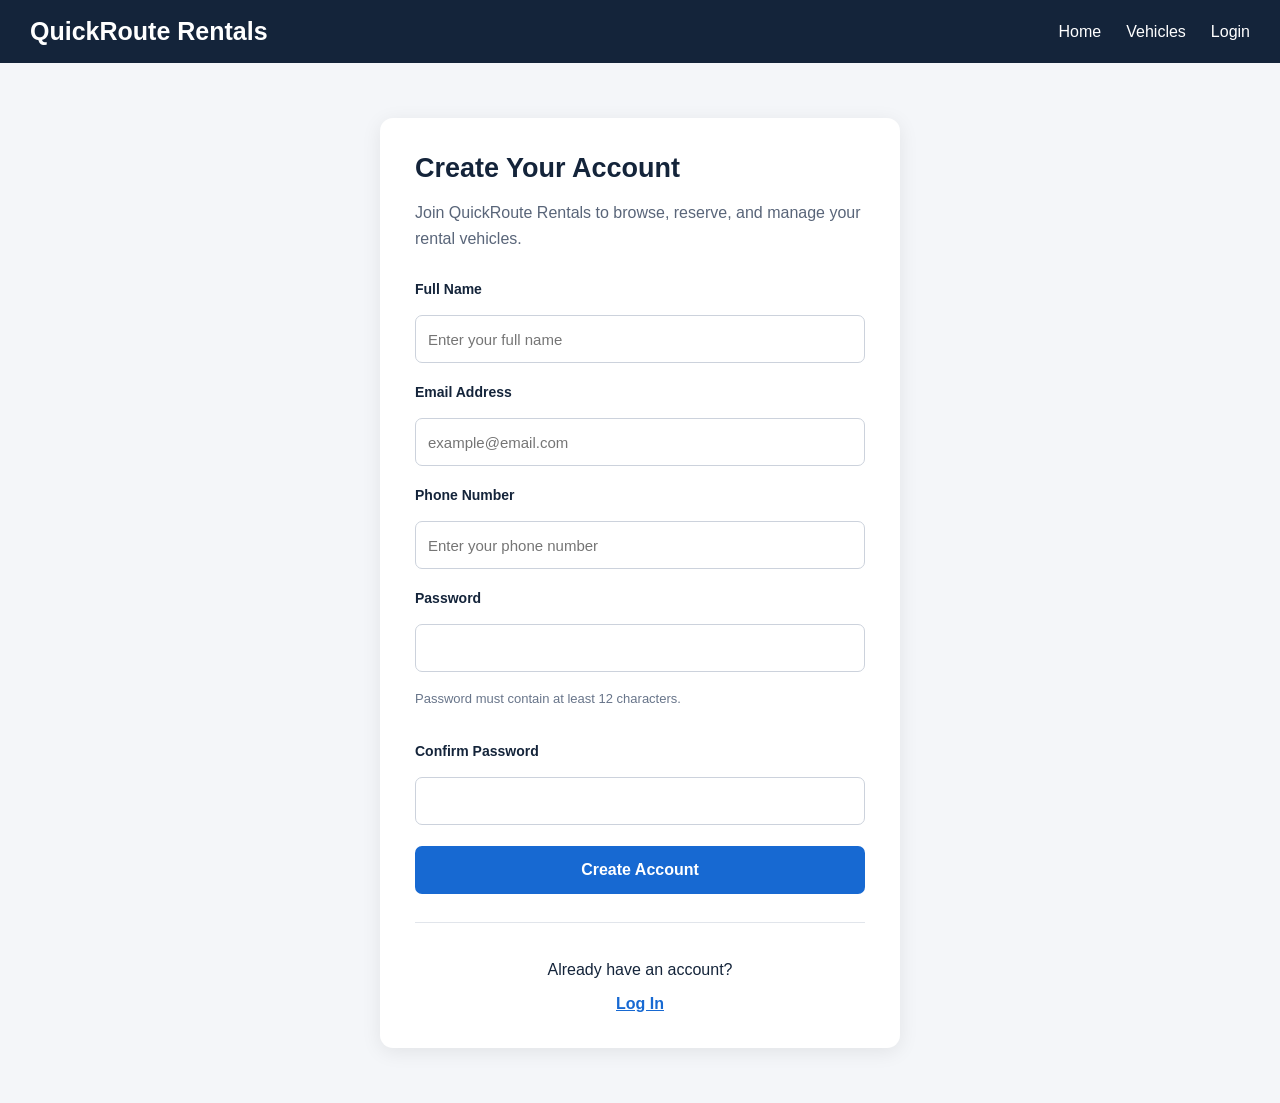
<file: web/register.html>
<!DOCTYPE html>
<html lang="en">

<head>
    <meta charset="UTF-8">

    <meta name="viewport"
          content="width=device-width, initial-scale=1.0">

    <title>Create Account - QuickRoute Rentals</title>

    <link rel="stylesheet" href="style.css">

    <style>
        * {
            box-sizing: border-box;
        }

        body {
            margin: 0;
            font-family: Arial, sans-serif;
            background: #f4f6f9;
            color: #14243a;
        }

        .register-header {
            background: #14243a;
            color: white;

            padding: 17px 30px;

            display: flex;
            align-items: center;
            justify-content: space-between;
            flex-wrap: wrap;
            gap: 15px;
        }

        .register-header h1 {
            margin: 0;
            font-size: 25px;
            color: white;
        }

        .register-header nav {
            display: flex;
            gap: 25px;
        }

        .register-header nav a {
            color: white;
            text-decoration: none;
            margin: 0;
        }

        .register-container {
            display: flex;
            justify-content: center;

            padding: 55px 20px;
        }

        .register-card {
            width: 100%;
            max-width: 520px;

            padding: 35px;

            background: white;

            border-radius: 13px;

            box-shadow:
                0 4px 20px rgba(0,0,0,0.08);
        }

        .register-card h2 {
            margin: 0 0 12px;
            font-size: 27px;
        }

        .register-description {
            color: #596579;
            line-height: 1.6;
            margin-bottom: 30px;
        }

        #register-form {
            width: 100%;
            max-width: none;
            padding: 0;
            margin: 0;
            border: none;
            background: transparent;
            box-shadow: none;
        }

        .form-group {
            margin-bottom: 21px;
        }

        .form-group label {
            display: block;
            font-weight: bold;
            margin-bottom: 9px;
        }

        .form-group input {
            width: 100%;
            max-width: none;
            height: 48px;

            padding: 12px;

            border: 1px solid #ccd2dc;
            border-radius: 7px;

            background: white;
            color: #222;

            font-size: 15px;
        }

        .form-group input:focus {
            outline: 2px solid #1769d2;
            outline-offset: 1px;
        }

        .password-hint {
            color: #68758a;
            font-size: 13px;
            margin-top: 8px;
            line-height: 1.5;
        }

        .register-button {
            display: block;
            width: 100%;

            padding: 15px;

            background: #1769d2;
            color: white;

            border: none;
            border-radius: 7px;

            font-size: 16px;
            font-weight: bold;

            cursor: pointer;
        }

        .register-button:hover {
            background: #1054ae;
        }

        .register-button:disabled {
            background: #90b5e5;
            cursor: wait;
        }

        #register-message {
            margin-top: 18px;
            line-height: 1.6;
            font-weight: bold;
        }

        #register-message.error {
            color: #b42318;
        }

        #register-message.success {
            color: #166534;
        }

        .login-section {
            text-align: center;

            margin-top: 28px;
            padding-top: 22px;

            border-top: 1px solid #e1e5eb;
        }

        .login-section a {
            color: #1769d2;
            font-weight: bold;
        }

        @media (max-width: 550px) {
            .register-card {
                padding: 24px;
            }

            .register-header {
                padding: 16px;
            }
        }
    </style>
</head>

<body>

    <!-- =====================================
         NAVIGATION
    ===================================== -->

    <header class="register-header">

        <h1>QuickRoute Rentals</h1>

        <nav>

            <a href="index.html">
                Home
            </a>

            <a href="index.html#vehicles">
                Vehicles
            </a>

            <a href="login.html">
                Login
            </a>

        </nav>

    </header>


    <!-- =====================================
         CUSTOMER REGISTRATION
    ===================================== -->

    <main class="register-container">

        <section class="register-card">

            <h2>Create Your Account</h2>

            <p class="register-description">
                Join QuickRoute Rentals to browse,
                reserve, and manage your rental vehicles.
            </p>


            <form id="register-form">


                <!-- FULL NAME -->

                <div class="form-group">

                    <label for="name">
                        Full Name
                    </label>

                    <input
                        id="name"
                        type="text"
                        maxlength="100"
                        autocomplete="name"
                        placeholder="Enter your full name"
                        required
                    >

                </div>


                <!-- EMAIL -->

                <div class="form-group">

                    <label for="email">
                        Email Address
                    </label>

                    <input
                        id="email"
                        type="email"
                        maxlength="150"
                        autocomplete="email"
                        placeholder="example@email.com"
                        required
                    >

                </div>


                <!-- PHONE -->

                <div class="form-group">

                    <label for="phone">
                        Phone Number
                    </label>

                    <input
                        id="phone"
                        type="tel"
                        maxlength="30"
                        autocomplete="tel"
                        placeholder="Enter your phone number"
                    >

                </div>


                <!-- PASSWORD -->

                <div class="form-group">

                    <label for="password">
                        Password
                    </label>

                    <input
                        id="password"
                        type="password"
                        minlength="12"
                        maxlength="128"
                        autocomplete="new-password"
                        required
                    >

                    <p class="password-hint">
                        Password must contain at least
                        12 characters.
                    </p>

                </div>


                <!-- CONFIRM PASSWORD -->

                <div class="form-group">

                    <label for="confirm-password">
                        Confirm Password
                    </label>

                    <input
                        id="confirm-password"
                        type="password"
                        minlength="12"
                        maxlength="128"
                        autocomplete="new-password"
                        required
                    >

                </div>


                <!-- CREATE ACCOUNT -->

                <button
                    id="register-button"
                    class="register-button"
                    type="submit">

                    Create Account

                </button>

                <p
                    id="register-message"
                    role="status"
                    aria-live="polite">
                </p>

            </form>


            <!-- LOGIN LINK -->

            <div class="login-section">

                <p>
                    Already have an account?
                </p>

                <a href="login.html">
                    Log In
                </a>

            </div>

        </section>

    </main>


    <!-- =====================================
         CUSTOMER REGISTRATION JAVASCRIPT
    ===================================== -->

    <script>
        "use strict";

        const form =
            document.getElementById("register-form");

        const registerButton =
            document.getElementById("register-button");

        const message =
            document.getElementById("register-message");


        // =================================
        // SHOW RESPONSE MESSAGE
        // =================================

        function showMessage(text, success = false)
        {
            message.textContent = text;

            message.className =
                success ? "success" : "error";
        }


        // =================================
        // REGISTER CUSTOMER
        // =================================

        form.addEventListener(
            "submit",
            async function(event)
            {
                event.preventDefault();

                const name =
                    document.getElementById("name")
                        .value.trim();

                const email =
                    document.getElementById("email")
                        .value.trim();

                const phone =
                    document.getElementById("phone")
                        .value.trim();

                const password =
                    document.getElementById("password")
                        .value;

                const confirmPassword =
                    document.getElementById("confirm-password")
                        .value;


                // =================================
                // INPUT VALIDATION
                // =================================

                if (!name || !email)
                {
                    showMessage(
                        "Name and email are required."
                    );

                    return;
                }

                if (password.length < 12 ||
                    password.length > 128)
                {
                    showMessage(
                        "Password must be 12–128 characters."
                    );

                    return;
                }

                if (password !== confirmPassword)
                {
                    showMessage(
                        "Passwords do not match."
                    );

                    return;
                }


                // =================================
                // SEND TO C++ CROW API
                // =================================

                registerButton.disabled = true;

                registerButton.textContent =
                    "Creating Account...";

                showMessage("");


                try
                {
                    const response = await fetch(
                        "/api/auth/register",
                        {
                            method: "POST",

                            credentials: "same-origin",

                            headers: {
                                "Content-Type":
                                    "application/json"
                            },

                            body: JSON.stringify({
                                name: name,
                                email: email,
                                phone: phone,
                                password: password
                            })
                        }
                    );


                    const data =
                        await response.json();


                    // =================================
                    // HANDLE ERRORS
                    // =================================

                    if (!response.ok ||
                        data.status !== "success")
                    {
                        throw new Error(
                            data.message ||
                            "Unable to create account."
                        );
                    }


                    // =================================
                    // SUCCESS
                    // =================================

                    showMessage(
                        "Account created successfully! " +
                        "You can now log in.",
                        true
                    );

                    form.reset();

                    window.location.assign(
                        "/login.html?registered=1"
                    );

                }
                catch (error)
                {
                    showMessage(error.message);
                }
                finally
                {
                    registerButton.disabled = false;

                    registerButton.textContent =
                        "Create Account";
                }
            }
        );
    </script>

</body>
</html>
</file>
<file: web/style.css>
/* GENERAL */

* {
    box-sizing: border-box;
}

html {
    scroll-behavior: smooth;
}

body {
    margin: 0;
    font-family: Arial, sans-serif;
    background-color: #f4f6f9;
    color: #222;
}


/* HEADER */

header {
    background-color: #14243a;
    color: white;

    padding: 22px 40px;

    display: flex;
    justify-content: space-between;
    align-items: center;

    gap: 20px;
    flex-wrap: wrap;
}

header h1 {
    margin: 0;
    font-size: 25px;
}


/* NAVIGATION */

nav {
    display: flex;
    align-items: center;
    gap: 25px;
    flex-wrap: wrap;
}

nav a {
    color: white;
    text-decoration: none;
    font-size: 16px;
}

nav a:hover {
    color: #72aaff;
}


/* HERO BACKGROUND IMAGE */

.hero {
    background-color: #14243a;

    background-image:
        linear-gradient(
            rgba(0, 0, 0, 0.50),
            rgba(0, 0, 0, 0.50)
        ),
        url("images/car-hero.jpg");

    background-size: cover;
    background-position: center;
    background-repeat: no-repeat;

    min-height: 480px;

    display: flex;
    justify-content: center;
    align-items: center;

    text-align: center;

    padding: 80px 25px;
}

.hero-content {
    max-width: 800px;
}

.hero-content h2 {
    font-size: 48px;
    color: white;
    line-height: 1.2;

    margin-top: 0;
    margin-bottom: 22px;
}

.hero-content p {
    font-size: 20px;
    color: white;
    line-height: 1.6;

    margin-bottom: 28px;
}

.hero-content button {
    background-color: #1769d2;
    color: white;

    padding: 16px 32px;

    font-size: 17px;
    font-weight: bold;

    border: none;
    border-radius: 8px;

    cursor: pointer;
}

.hero-content button:hover {
    background-color: #104b98;
}


/* VEHICLES SECTION */

#vehicles {
    padding: 65px 45px;

    max-width: 1400px;
    margin: 0 auto;
}

#vehicles h2 {
    font-size: 30px;
    color: #14243a;
}

#vehicles > p {
    font-size: 17px;
    line-height: 1.7;
}


/* SEARCH PANEL */

.search-panel {
    display: grid;

    grid-template-columns:
        repeat(3, minmax(0, 1fr));

    gap: 20px;

    background-color: white;

    padding: 30px;
    margin-top: 30px;

    border-radius: 12px;

    box-shadow:
        0 4px 14px rgba(0, 0, 0, 0.07);
}

.form-group {
    display: flex;
    flex-direction: column;

    gap: 9px;
    min-width: 0;
}

.full-width {
    grid-column: 1 / -1;
}

.form-group label {
    font-size: 14px;
    font-weight: bold;
    color: #14243a;
}

.form-group input,
.form-group select {
    width: 100%;

    padding: 14px;

    font-size: 16px;

    border: 1px solid #cccccc;
    border-radius: 7px;

    background-color: white;
    color: #222;
}

.form-group input:focus,
.form-group select:focus {
    outline: 2px solid #1769d2;
    outline-offset: 1px;
}


/* SEARCH BUTTONS */

.search-actions {
    display: flex;
    gap: 15px;
    flex-wrap: wrap;
}

.search-actions button {
    background-color: #1769d2;
    color: white;

    padding: 15px 25px;

    font-size: 16px;
    font-weight: bold;

    border: none;
    border-radius: 8px;

    cursor: pointer;
}

.search-actions button:hover {
    background-color: #104b98;
}

.search-actions .reset-button {
    background-color: #5b6576;
}

.search-actions .reset-button:hover {
    background-color: #414b5b;
}


/* RESULT COUNT */

#vehicle-count {
    font-size: 17px;
    font-weight: bold;

    color: #14243a;

    margin-top: 30px;
}


/* VEHICLE GRID */

.vehicle-container {
    margin-top: 25px;
}

.vehicle-grid {
    display: grid;

    grid-template-columns:
        repeat(auto-fit, minmax(250px, 1fr));

    gap: 25px;
}


/* VEHICLE CARDS */

.vehicle-card {
    background-color: white;

    border: 1px solid #e0e0e0;
    border-radius: 12px;

    padding: 25px;

    box-shadow:
        0 4px 12px rgba(0, 0, 0, 0.08);

    transition: transform 0.2s;
}

.vehicle-card:hover {
    transform: translateY(-4px);
}

.vehicle-card h3 {
    font-size: 22px;
    color: #14243a;

    margin-top: 0;
    margin-bottom: 18px;
}

.vehicle-card p {
    font-size: 16px;
    color: #444;
    margin: 12px 0;
}

.vehicle-card .vehicle-price {
    font-size: 23px;
    font-weight: bold;
    color: #1769d2;

    margin-top: 20px;
}

.vehicle-status {
    display: inline-block;

    padding: 8px 14px;

    border-radius: 6px;

    font-size: 14px;
    font-weight: bold;
}

.available {
    background-color: #d4edda;
    color: #155724;
}

.unavailable {
    background-color: #f8d7da;
    color: #721c24;
}

.vehicle-image {
    width: 100%;
    height: 190px;

    object-fit: cover;
    border-radius: 8px;

    margin-bottom: 15px;
}

.grid-message {
    grid-column: 1 / -1;
}


/* ABOUT */

#about {
    padding: 65px 45px;
    background-color: white;
}

#about h2 {
    font-size: 28px;
    color: #14243a;
}

#about p {
    font-size: 17px;
    line-height: 1.8;
    color: #444;
    max-width: 900px;
}


/* FOOTER */

footer {
    background-color: #14243a;
    color: white;

    padding: 25px;
    text-align: center;
}

footer p {
    margin: 0;
    font-size: 14px;
}


/* TABLET */

@media (max-width: 900px) {

    .search-panel {
        grid-template-columns:
            repeat(2, minmax(0, 1fr));
    }
}


/* MOBILE */

@media (max-width: 600px) {

    header {
        padding: 20px;
    }

    .hero {
        min-height: 400px;
        padding: 60px 20px;
    }

    .hero-content h2 {
        font-size: 34px;
    }

    .hero-content p {
        font-size: 17px;
    }

    #vehicles,
    #about {
        padding: 40px 20px;
    }

    .search-panel {
        grid-template-columns: 1fr;
        padding: 20px;
    }

    .search-actions {
        flex-direction: column;
    }

    .search-actions button {
        width: 100%;
    }

    .vehicle-grid {
        grid-template-columns: 1fr;
    }
}
</file>
